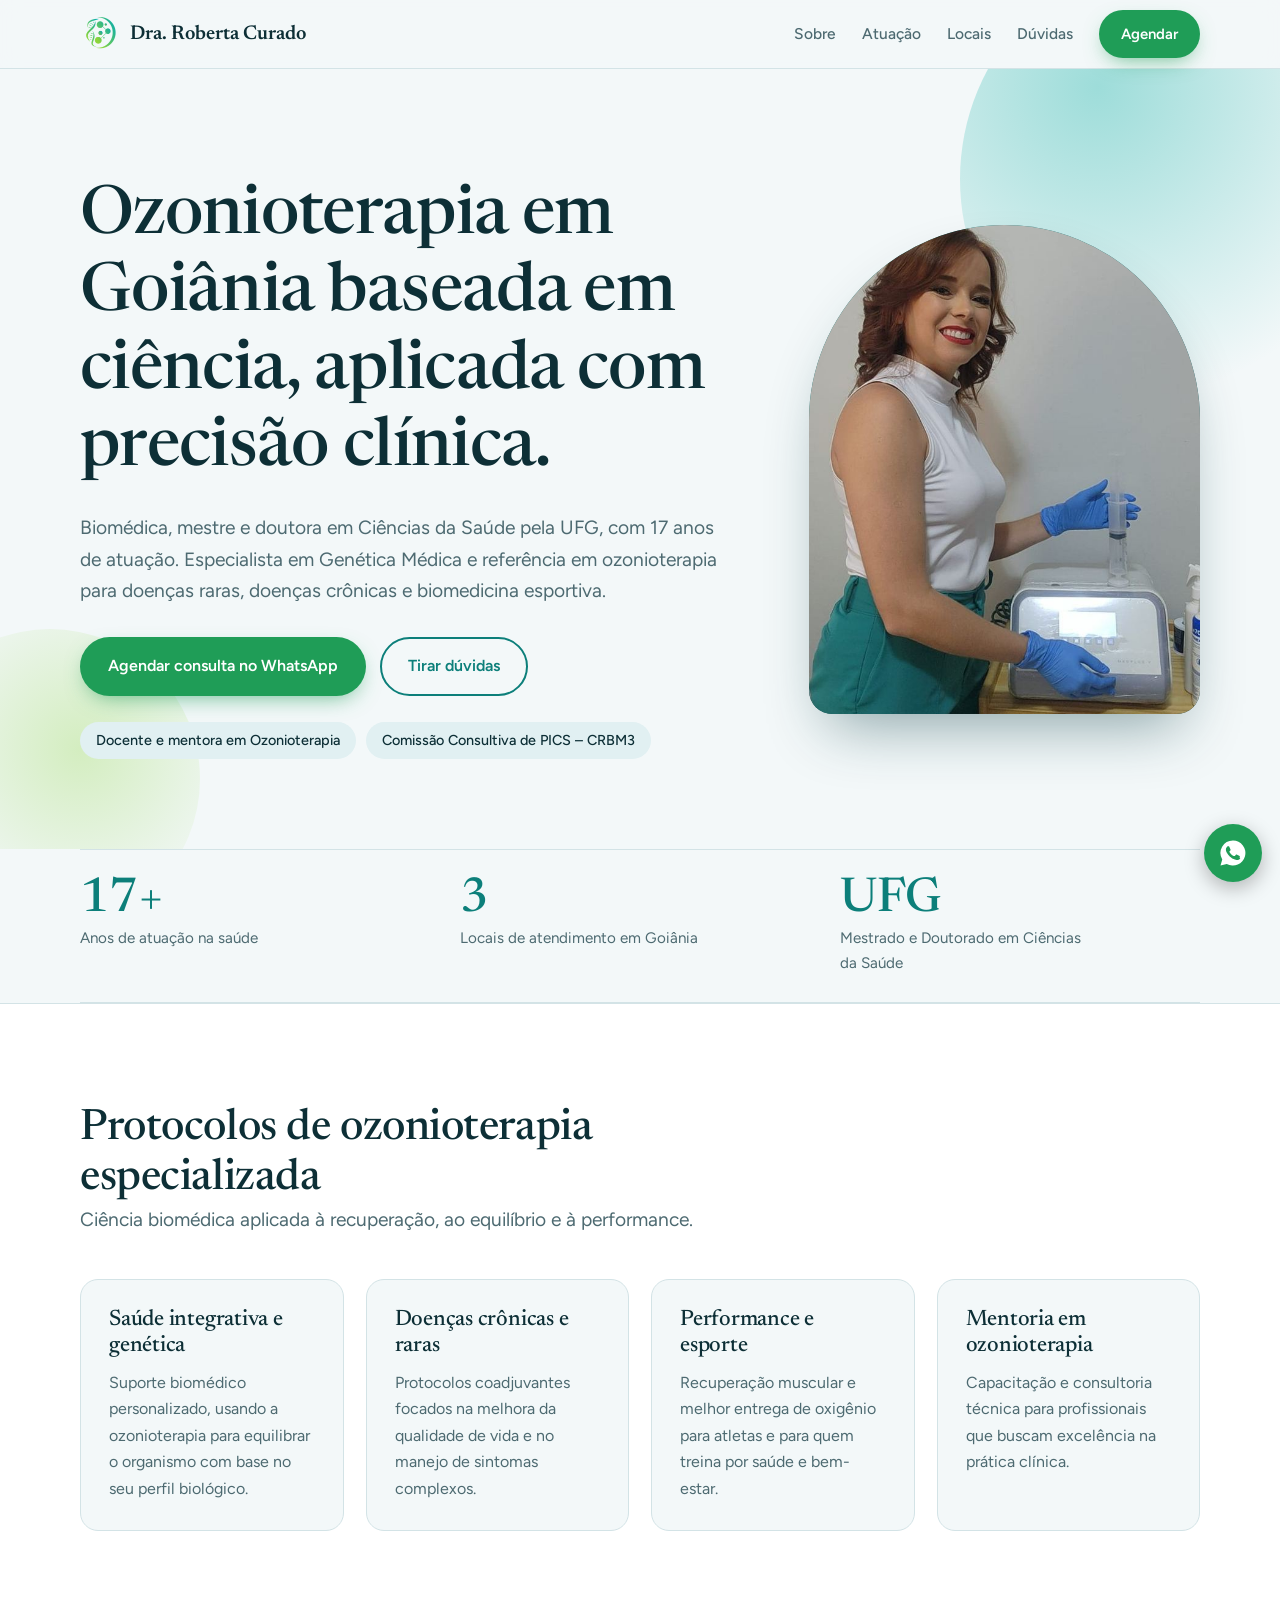
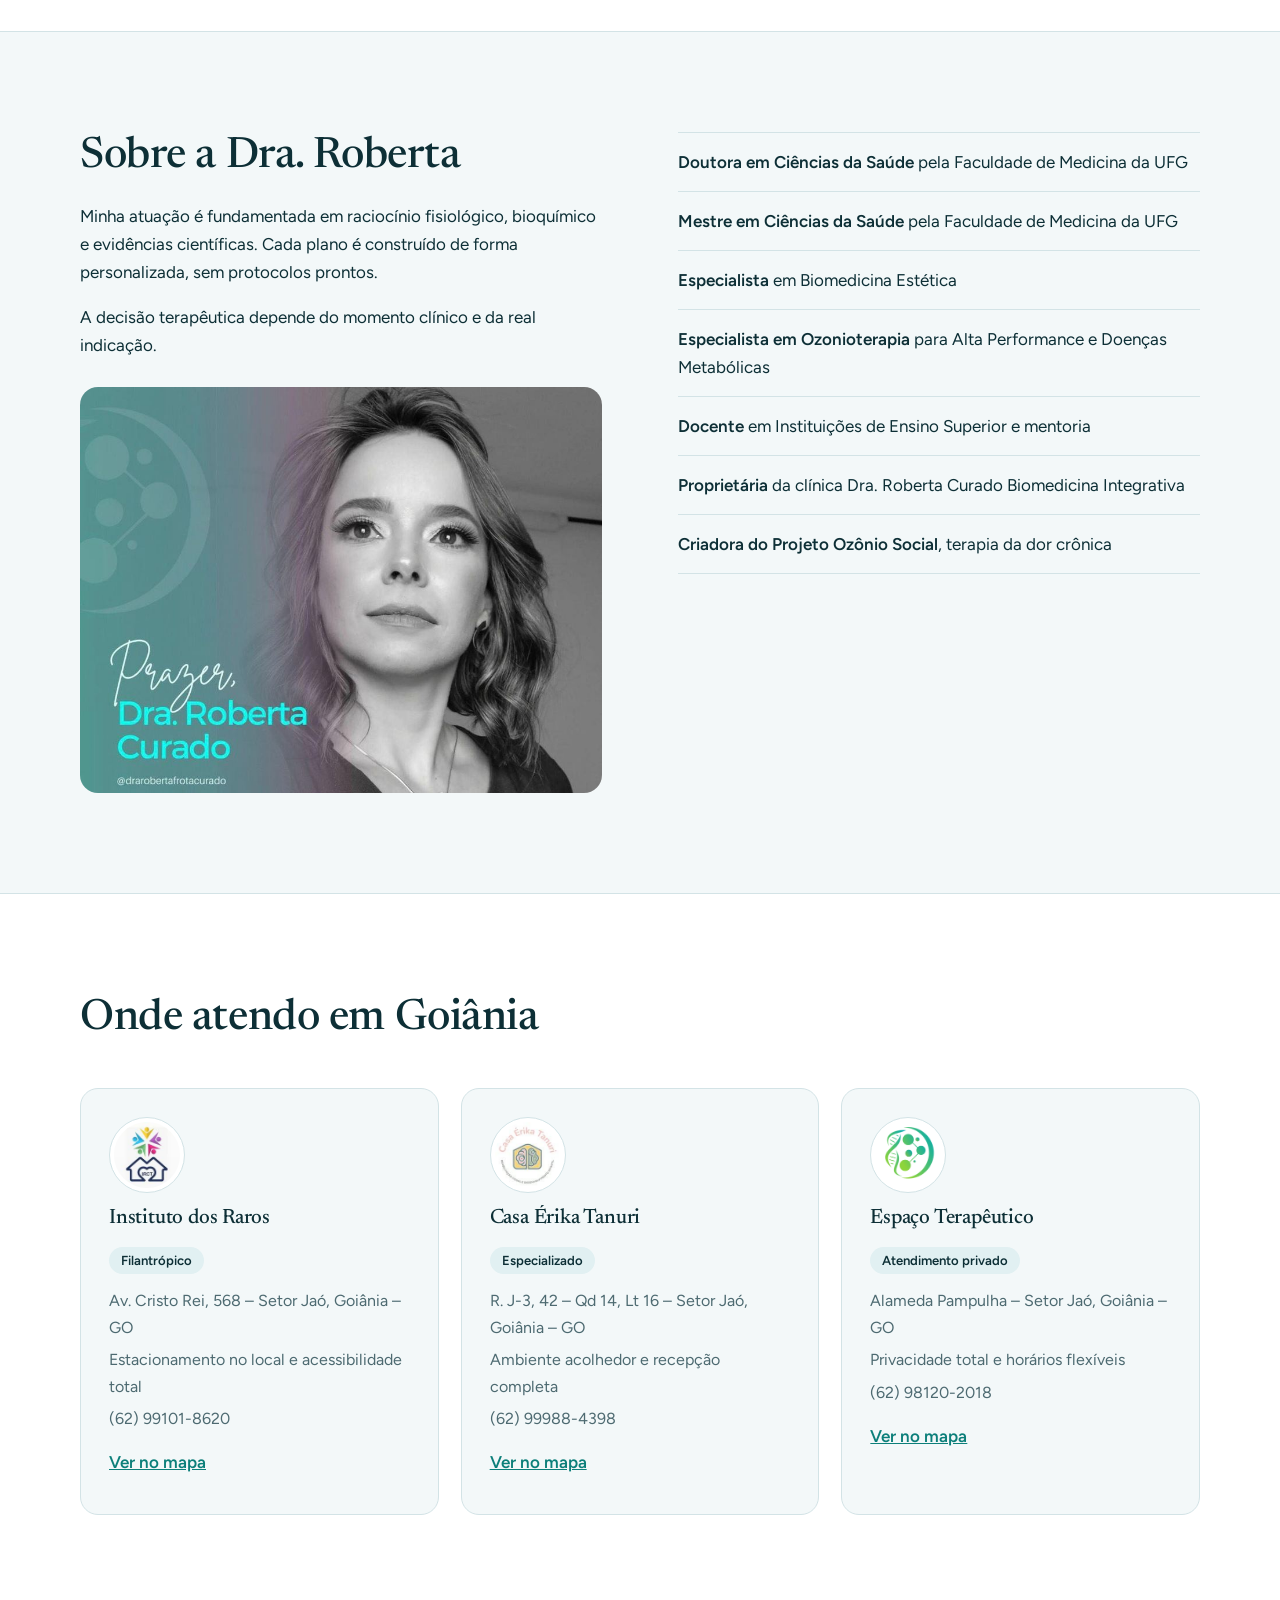
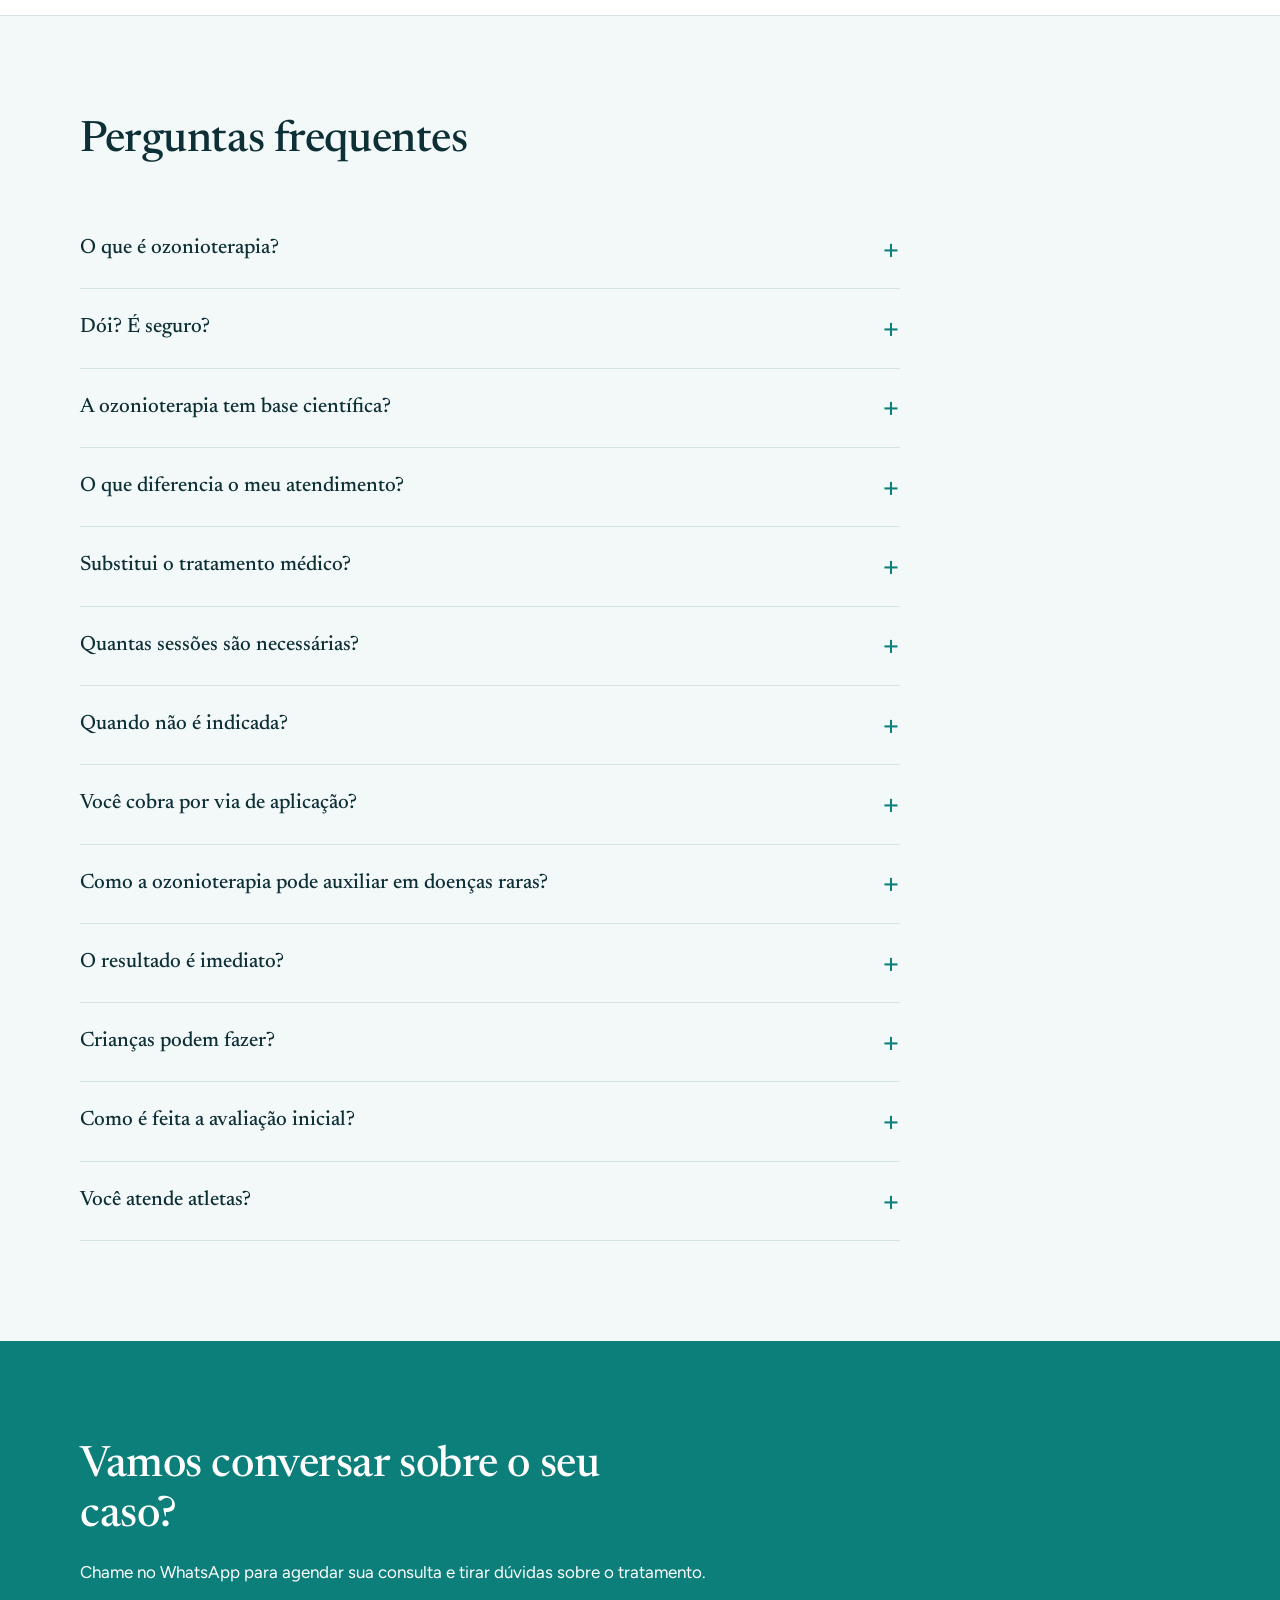
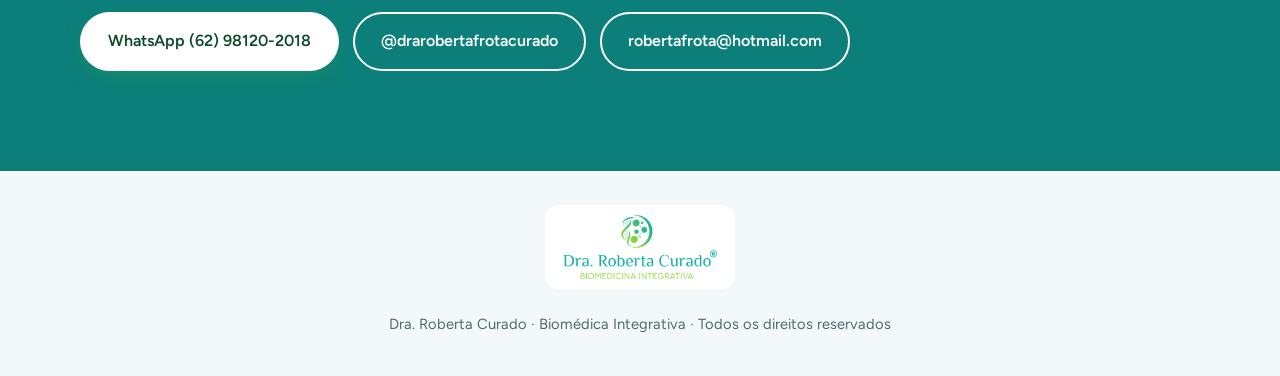
<file: index.html>
<!doctype html>
<html lang="pt-BR">
  <head>
    <meta charset="UTF-8" />
    <meta
      name="viewport"
      content="width=device-width, initial-scale=1, viewport-fit=cover"
    />
    <title>Ozonioterapia em Goiânia | Dra. Roberta Curado</title>
    <meta
      name="description"
      content="Ozonioterapia em Goiânia com a Dra. Roberta Curado, biomédica, mestre e doutora pela UFG. Doenças raras e crônicas, esporte e saúde integrativa. Agende."
    />
    <meta name="robots" content="index, follow, max-image-preview:large" />
    <meta name="theme-color" content="#0c7f7a" />
    <meta name="author" content="Dra. Roberta Curado" />
    <link rel="canonical" href="https://drarobertacurado.com/" />
    <meta property="og:type" content="website" />
    <meta property="og:locale" content="pt_BR" />
    <meta property="og:site_name" content="Dra. Roberta Curado" />
    <meta
      property="og:title"
      content="Ozonioterapia em Goiânia | Dra. Roberta Curado"
    />
    <meta
      property="og:description"
      content="Ozonioterapia baseada em ciência, com precisão clínica. Biomédica, mestre e doutora pela UFG. Agende sua consulta."
    />
    <meta property="og:url" content="https://drarobertacurado.com/" />
    <meta
      property="og:image"
      content="https://drarobertacurado.com/img/img-sobre.jpeg"
    />
    <meta name="twitter:card" content="summary_large_image" />
    <script>
      document.documentElement.classList.add("js");
    </script>
    <script type="application/ld+json">
      {
        "@context": "https://schema.org",
        "@type": "MedicalBusiness",
        "@id": "https://drarobertacurado.com/#negocio",
        "name": "Dra. Roberta Curado Biomedicina Integrativa",
        "description": "Ozonioterapia em Goiânia com biomédica mestre e doutora em Ciências da Saúde pela UFG. Doenças raras, doenças crônicas, esporte e saúde integrativa.",
        "url": "https://drarobertacurado.com/",
        "image": "https://drarobertacurado.com/img/img-sobre.jpeg",
        "logo": "https://drarobertacurado.com/img/LOGO.png",
        "telephone": "+55-62-98120-2018",
        "email": "robertafrota@hotmail.com",
        "areaServed": { "@type": "City", "name": "Goiânia" },
        "address": {
          "@type": "PostalAddress",
          "addressLocality": "Goiânia",
          "addressRegion": "GO",
          "addressCountry": "BR"
        },
        "medicalSpecialty": "Integrative medicine",
        "founder": { "@id": "https://drarobertacurado.com/#roberta" },
        "sameAs": ["https://instagram.com/drarobertafrotacurado"]
      }
    </script>
    <script type="application/ld+json">
      {
        "@context": "https://schema.org",
        "@type": "Person",
        "@id": "https://drarobertacurado.com/#roberta",
        "name": "Roberta Curado",
        "honorificPrefix": "Dra.",
        "jobTitle": "Biomédica, especialista em Ozonioterapia",
        "url": "https://drarobertacurado.com/",
        "image": "https://drarobertacurado.com/img/img-sobre.jpeg",
        "alumniOf": {
          "@type": "CollegeOrUniversity",
          "name": "Universidade Federal de Goiás"
        },
        "knowsAbout": [
          "Ozonioterapia",
          "Genética médica",
          "Biomedicina integrativa",
          "Doenças raras",
          "Biomedicina esportiva"
        ],
        "sameAs": ["https://instagram.com/drarobertafrotacurado"]
      }
    </script>
    <script type="application/ld+json">
      {
        "@context": "https://schema.org",
        "@type": "FAQPage",
        "mainEntity": [
          {
            "@type": "Question",
            "name": "O que é ozonioterapia?",
            "acceptedAnswer": {
              "@type": "Answer",
              "text": "Uma prática integrativa que usa uma mistura de oxigênio e ozônio medicinal para modular processos inflamatórios, estresse oxidativo, imunidade e metabolismo celular. Não trata “a doença”, mas atua na fisiopatologia que sustenta o adoecimento."
            }
          },
          {
            "@type": "Question",
            "name": "Dói? É seguro?",
            "acceptedAnswer": {
              "@type": "Answer",
              "text": "Quando aplicada com técnica adequada e conhecimento fisiológico, é considerada uma prática segura. Pode haver desconforto leve em algumas vias de aplicação, mas a maioria dos pacientes tolera bem."
            }
          },
          {
            "@type": "Question",
            "name": "A ozonioterapia tem base científica?",
            "acceptedAnswer": {
              "@type": "Answer",
              "text": "Sim. É utilizada há décadas na Europa e na América Latina, com aplicações descritas na literatura para modulação inflamatória, dor, lesões músculo-tendíneas e disfunções metabólicas. O mecanismo envolve ativação de vias antioxidantes (como Nrf2), modulação de citocinas inflamatórias e melhora da oxigenação tecidual."
            }
          },
          {
            "@type": "Question",
            "name": "O que diferencia o meu atendimento?",
            "acceptedAnswer": {
              "@type": "Answer",
              "text": "Cada paciente passa por uma avaliação aprofundada: Mecanismos inflamatórios envolvidos Estado oxidativo Função mitocondrial Contexto metabólico e imunológico Integração com tratamentos já em curso A intervenção é individualizada e complementar, respeitando a complexidade de cada organismo."
            }
          },
          {
            "@type": "Question",
            "name": "Substitui o tratamento médico?",
            "acceptedAnswer": {
              "@type": "Answer",
              "text": "Não. É uma ferramenta complementar dentro de uma abordagem multidisciplinar. Trabalho em integração com outros profissionais da saúde, respeitando diagnósticos e condutas estabelecidas."
            }
          },
          {
            "@type": "Question",
            "name": "Quantas sessões são necessárias?",
            "acceptedAnswer": {
              "@type": "Answer",
              "text": "Depende da condição clínica, do tempo de evolução e da resposta individual. Alguns quadros melhoram rápido, outros exigem acompanhamento mais prolongado. A conduta é reavaliada ao longo do processo."
            }
          },
          {
            "@type": "Question",
            "name": "Quando não é indicada?",
            "acceptedAnswer": {
              "@type": "Answer",
              "text": "Instabilidade clínica grave Ausência de diagnóstico claro Expectativa de substituir o tratamento convencional Condições que exigem outra abordagem prioritária Uma avaliação criteriosa é essencial."
            }
          },
          {
            "@type": "Question",
            "name": "Você cobra por via de aplicação?",
            "acceptedAnswer": {
              "@type": "Answer",
              "text": "Não. O valor é referente à consulta e ao planejamento terapêutico individualizado. A escolha das vias faz parte da conduta clínica e não é cobrada separadamente. Quando necessário, associo diferentes vias da ozonioterapia e também fotobiomodulação."
            }
          },
          {
            "@type": "Question",
            "name": "Como a ozonioterapia pode auxiliar em doenças raras?",
            "acceptedAnswer": {
              "@type": "Answer",
              "text": "Em muitas doenças raras observamos inflamação crônica de baixo grau, estresse oxidativo persistente, alterações mitocondriais e disfunções imunológicas. A ozonioterapia pode atuar como moduladora desses processos, dentro de uma estratégia complementar e cuidadosamente planejada."
            }
          },
          {
            "@type": "Question",
            "name": "O resultado é imediato?",
            "acceptedAnswer": {
              "@type": "Answer",
              "text": "Depende da condição clínica e da resposta individual. Em dor ou processos inflamatórios agudos, a melhora pode aparecer já nas primeiras sessões. Em condições crônicas, o processo tende a ser gradual."
            }
          },
          {
            "@type": "Question",
            "name": "Crianças podem fazer?",
            "acceptedAnswer": {
              "@type": "Answer",
              "text": "Sim, desde que haja indicação clínica e avaliação criteriosa. Tenho experiência no atendimento de crianças, inclusive com doenças raras. O protocolo é adaptado à idade, ao peso e ao diagnóstico, e, quando necessário, decidido junto com os outros profissionais envolvidos."
            }
          },
          {
            "@type": "Question",
            "name": "Como é feita a avaliação inicial?",
            "acceptedAnswer": {
              "@type": "Answer",
              "text": "Analiso histórico clínico, exames laboratoriais, diagnóstico, tempo de evolução, sintomas atuais e tratamentos em curso, para compreender a fisiopatologia por trás dos sintomas. Não trabalho com protocolos prontos."
            }
          },
          {
            "@type": "Question",
            "name": "Você atende atletas?",
            "acceptedAnswer": {
              "@type": "Answer",
              "text": "Sim, e não apenas profissionais. Atendo desde atletas de alto rendimento até quem treina por saúde, bem-estar ou superação pessoal, com foco em performance segura, recuperação adequada e prevenção de lesões."
            }
          }
        ]
      }
    </script>
    <link rel="preconnect" href="https://fonts.googleapis.com" />
    <link rel="preconnect" href="https://fonts.gstatic.com" crossorigin />
    <link
      rel="icon"
      href="[data-uri]"
    />
    <link
      href="https://fonts.googleapis.com/css2?family=Newsreader:opsz,wght@6..72,400;6..72,500;6..72,600&family=Figtree:wght@400;500;600&display=swap"
      rel="stylesheet"
    />
    <style>
      :root {
        --bg: #f3f8f9;
        --surface: #ffffff;
        --ink: #0d2f36;
        --muted: #4d6a71;
        --line: #d3e3e6;
        --brand: #0c7f7a;
        --brand-ink: #ffffff;
        --accent: #12b0a6;
        --soft: #e1f0f2;
        --wa: #1f9d57;
        --serif: "Newsreader", Georgia, "Times New Roman", serif;
        --sans:
          "Figtree", system-ui, -apple-system, "Segoe UI", Roboto, sans-serif;
        color-scheme: light;
        box-sizing: border-box;
        padding-top: env(safe-area-inset-top, 0px);
        padding-bottom: env(safe-area-inset-bottom, 0px);
      }
      @media (prefers-color-scheme: dark) {
        :root:not([data-theme="light"]) {
          --bg: #0a1d22;
          --surface: #10292f;
          --ink: #e6f2f4;
          --muted: #9bb6bc;
          --line: #1e4048;
          --brand: #4fd1c5;
          --brand-ink: #06232a;
          --accent: #12b0a6;
          --soft: #12333a;
          color-scheme: dark;
        }
      }
      :root[data-theme="dark"] {
        --bg: #0a1d22;
        --surface: #10292f;
        --ink: #e6f2f4;
        --muted: #9bb6bc;
        --line: #1e4048;
        --brand: #4fd1c5;
        --brand-ink: #06232a;
        --accent: #12b0a6;
        --soft: #12333a;
        color-scheme: dark;
      }
      *,
      *::before,
      *::after {
        box-sizing: inherit;
      }
      html {
        height: 100%;
        scroll-behavior: smooth;
        scroll-padding-top: calc(env(safe-area-inset-top, 0px) + 76px);
      }
      body {
        margin: 0;
        background: var(--bg);
        color: var(--ink);
        font: 400 1.0625rem/1.65 var(--sans);
        -webkit-font-smoothing: antialiased;
      }
      body::before {
        content: "";
        position: fixed;
        inset: 0 0 auto;
        height: env(safe-area-inset-top, 0px);
        background: var(--bg);
        z-index: 30;
      }
      img,
      svg {
        max-width: 100%;
      }
      a {
        color: inherit;
      }
      :focus-visible {
        outline: 3px solid var(--accent);
        outline-offset: 3px;
        border-radius: 6px;
      }
      .wrap {
        width: min(1120px, 100% - 40px);
        margin-inline: auto;
      }
      h1,
      h2,
      h3 {
        font-family: var(--serif);
        font-weight: 500;
        line-height: 1.15;
        margin: 0;
        letter-spacing: -0.01em;
      }
      h2 {
        font-size: clamp(1.9rem, 4vw, 2.7rem);
        max-width: 20ch;
      }
      p {
        margin: 0 0 1em;
        max-width: 62ch;
      }

      /* header */
      header {
        position: sticky;
        top: env(safe-area-inset-top, 0px);
        z-index: 40;
        background: color-mix(in srgb, var(--bg) 88%, transparent);
        backdrop-filter: blur(10px);
        border-bottom: 1px solid var(--line);
      }
      .bar {
        display: flex;
        align-items: center;
        justify-content: space-between;
        gap: 16px;
        min-height: 68px;
      }
      .brand {
        font-family: var(--serif);
        font-size: 1.25rem;
        font-weight: 600;
        text-decoration: none;
        display: flex;
        align-items: center;
        gap: 10px;
      }
      .brand img {
        width: 40px;
        height: 40px;
        object-fit: contain;
      }
      .brand i {
        width: 34px;
        height: 34px;
        border-radius: 50%;
        background: var(--brand);
        color: var(--brand-ink);
        display: grid;
        place-items: center;
        font: 600 0.8rem var(--sans);
        font-style: normal;
      }
      nav {
        display: flex;
        gap: 26px;
        align-items: center;
      }
      nav a {
        text-decoration: none;
        font-weight: 500;
        font-size: 0.97rem;
        color: var(--muted);
      }
      nav a:hover {
        color: var(--ink);
      }
      .btn {
        display: inline-flex;
        align-items: center;
        justify-content: center;
        gap: 10px;
        padding: 14px 26px;
        border-radius: 999px;
        font-weight: 600;
        text-decoration: none;
        border: 2px solid transparent;
        transition:
          transform 0.15s,
          background 0.15s;
        cursor: pointer;
        font-family: var(--sans);
        font-size: 1rem;
      }
      .btn:hover {
        transform: translateY(-2px);
      }
      .btn-wa {
        background: var(--wa);
        color: #fff;
      }
      .btn-line {
        border-color: var(--brand);
        color: var(--brand);
      }
      .btn-sm {
        padding: 10px 20px;
        font-size: 0.93rem;
      }

      /* hero */
      .hero {
        padding: clamp(48px, 9vw, 110px) 0 clamp(48px, 8vw, 90px);
      }
      .hero .wrap {
        display: grid;
        grid-template-columns: 1.25fr 0.75fr;
        gap: clamp(32px, 6vw, 80px);
        align-items: center;
      }
      .hero h1 {
        font-size: clamp(2.3rem, 5.6vw, 4.2rem);
        margin-bottom: 24px;
      }
      .lead {
        font-size: 1.2rem;
        color: var(--muted);
      }
      .actions {
        display: flex;
        flex-wrap: wrap;
        gap: 14px;
        margin-top: 30px;
      }
      .creds {
        display: flex;
        flex-wrap: wrap;
        gap: 10px;
        margin: 26px 0 0;
        padding: 0;
        list-style: none;
      }
      .creds li {
        background: var(--soft);
        border-radius: 999px;
        padding: 7px 16px;
        font-size: 0.9rem;
        font-weight: 500;
      }
      .portrait {
        position: relative;
        aspect-ratio: 4/5;
        border-radius: 200px 200px 24px 24px;
        background: linear-gradient(160deg, var(--brand), #0a3a42);
        overflow: hidden;
        display: grid;
        place-items: center;
        color: var(--brand-ink);
      }
      .portrait img {
        position: absolute;
        inset: 0;
        width: 100%;
        height: 100%;
        object-fit: cover;
        object-position: 50% 18%;
      }
      .portrait svg {
        position: absolute;
        inset: 0;
        width: 100%;
        height: 100%;
      }
      .portrait span {
        position: relative;
        font: 500 clamp(4rem, 10vw, 7rem)/1 var(--serif);
        color: #fff;
        opacity: 0.95;
      }
      .portrait small {
        position: absolute;
        bottom: 18px;
        left: 0;
        right: 0;
        text-align: center;
        color: #d9f1f4;
        font-size: 0.8rem;
        opacity: 0.8;
      }
      @media (max-width: 820px) {
        .hero .wrap {
          grid-template-columns: 1fr;
        }
        .portrait {
          max-width: 340px;
          order: -1;
        }
      }
      @media (prefers-reduced-motion: no-preference) {
        .bubble {
          animation: rise 9s ease-in infinite;
        }
        .bubble:nth-child(2) {
          animation-delay: -3s;
          animation-duration: 11s;
        }
        .bubble:nth-child(3) {
          animation-delay: -6s;
          animation-duration: 8s;
        }
        .bubble:nth-child(4) {
          animation-delay: -2s;
          animation-duration: 12s;
        }
        @keyframes rise {
          from {
            transform: translateY(40px);
            opacity: 0;
          }
          15% {
            opacity: 0.5;
          }
          to {
            transform: translateY(-520px);
            opacity: 0;
          }
        }
      }

      .foto-sobre {
        width: 100%;
        border-radius: 18px;
        margin-top: 28px;
        display: block;
      }
      .logo-local {
        width: 76px;
        height: 76px;
        border-radius: 50%;
        object-fit: contain;
        background: #fff;
        border: 1px solid var(--line);
        padding: 4px;
        margin-bottom: 14px;
        display: block;
      }
      .marca-rodape {
        height: 84px;
        background: #fff;
        border-radius: 14px;
        padding: 10px 18px;
        margin-bottom: 16px;
      }
      /* sections */
      section {
        padding: clamp(56px, 8vw, 100px) 0;
      }
      .alt {
        background: var(--surface);
        border-block: 1px solid var(--line);
      }
      .head {
        margin-bottom: 44px;
      }
      .grid {
        display: grid;
        gap: 22px;
        grid-template-columns: repeat(auto-fit, minmax(240px, 1fr));
      }
      .card {
        background: var(--surface);
        border: 1px solid var(--line);
        border-radius: 18px;
        padding: 28px;
      }
      .alt .card {
        background: var(--bg);
      }
      .card h3 {
        font-size: 1.4rem;
        margin-bottom: 10px;
      }
      .card p {
        color: var(--muted);
        margin: 0;
        font-size: 1rem;
      }
      .card.local h3 {
        font-size: 1.3rem;
      }
      .tag {
        display: inline-block;
        background: var(--soft);
        padding: 3px 12px;
        border-radius: 999px;
        font-size: 0.82rem;
        font-weight: 600;
        margin: 6px 0 14px;
      }
      .card.local p {
        margin-bottom: 6px;
      }
      .card.local a.link {
        font-weight: 600;
        color: var(--brand);
      }

      /* sobre */
      .sobre {
        display: grid;
        grid-template-columns: 1fr 1fr;
        gap: clamp(30px, 6vw, 80px);
        align-items: start;
      }
      .sobre ul {
        list-style: none;
        margin: 0;
        padding: 0;
      }
      .sobre li {
        padding: 15px 0;
        border-bottom: 1px solid var(--line);
      }
      .sobre li:first-child {
        border-top: 1px solid var(--line);
      }
      .sobre li strong {
        font-weight: 600;
      }
      @media (max-width: 820px) {
        .sobre {
          grid-template-columns: 1fr;
        }
      }

      /* faq */
      .faq {
        max-width: 820px;
      }
      details {
        border-bottom: 1px solid var(--line);
      }
      summary {
        cursor: pointer;
        list-style: none;
        display: flex;
        justify-content: space-between;
        align-items: center;
        gap: 20px;
        padding: 22px 0;
        font-family: var(--serif);
        font-size: 1.3rem;
        font-weight: 500;
      }
      summary::-webkit-details-marker {
        display: none;
      }
      summary::after {
        content: "+";
        font: 400 1.8rem/1 var(--sans);
        color: var(--brand);
        transition: transform 0.2s;
      }
      details[open] summary::after {
        transform: rotate(45deg);
      }
      details > div {
        padding: 0 0 22px;
        color: var(--muted);
      }
      details > div p:last-child {
        margin-bottom: 0;
      }
      details ul {
        margin: 0 0 1em;
        padding-left: 1.2em;
      }

      /* contato */
      .cta {
        background: var(--brand);
        color: var(--brand-ink);
        border: 0;
      }
      .cta h2 {
        max-width: 22ch;
      }
      .cta p {
        color: inherit;
        opacity: 0.9;
      }
      .cta .btn-wa {
        background: #fff;
        color: #0d4a2b;
      }
      .cta .btn-line {
        border-color: currentColor;
        color: inherit;
      }
      .contatos {
        display: flex;
        flex-wrap: wrap;
        gap: 14px;
        margin-top: 26px;
      }
      footer {
        padding: 34px 0 40px;
        font-size: 0.92rem;
        color: var(--muted);
        text-align: center;
      }
      .fab {
        position: fixed;
        right: max(18px, env(safe-area-inset-right, 0px));
        bottom: calc(18px + env(safe-area-inset-bottom, 0px));
        z-index: 50;
        width: 58px;
        height: 58px;
        border-radius: 50%;
        background: var(--wa);
        display: grid;
        place-items: center;
        box-shadow: 0 6px 20px rgba(0, 0, 0, 0.28);
      }
      .fab svg {
        width: 30px;
        height: 30px;
        fill: #fff;
      }

      .skip {
        position: absolute;
        left: -999px;
        top: 8px;
        background: var(--brand);
        color: var(--brand-ink);
        padding: 10px 16px;
        border-radius: 8px;
        z-index: 100;
      }
      .skip:focus {
        left: 12px;
      }
      .menu-btn {
        display: none;
        width: 48px;
        height: 48px;
        border: 0;
        background: transparent;
        cursor: pointer;
        flex-direction: column;
        justify-content: center;
        align-items: center;
        gap: 6px;
        border-radius: 12px;
      }
      .menu-btn span {
        width: 24px;
        height: 2px;
        background: var(--ink);
        border-radius: 2px;
        transition:
          transform 0.25s,
          opacity 0.2s;
      }
      .menu-btn[aria-expanded="true"] span:nth-child(1) {
        transform: translateY(8px) rotate(45deg);
      }
      .menu-btn[aria-expanded="true"] span:nth-child(2) {
        opacity: 0;
      }
      .menu-btn[aria-expanded="true"] span:nth-child(3) {
        transform: translateY(-8px) rotate(-45deg);
      }
      header {
        transition: box-shadow 0.25s;
      }
      header.scrolled {
        box-shadow: 0 6px 24px rgba(8, 40, 46, 0.12);
      }
      .progress {
        position: absolute;
        left: 0;
        bottom: -1px;
        height: 3px;
        width: 100%;
        background: linear-gradient(90deg, #12b0a6, #8ad43a);
        transform-origin: left;
        transform: scaleX(0);
      }
      .hero {
        position: relative;
        overflow: hidden;
      }
      .hero .wrap {
        position: relative;
        z-index: 1;
      }
      .hero::before,
      .hero::after {
        content: "";
        position: absolute;
        border-radius: 50%;
        pointer-events: none;
        animation: flutua 9s ease-in-out infinite;
      }
      .hero::before {
        width: 460px;
        height: 460px;
        right: -140px;
        top: -120px;
        background: radial-gradient(
          circle at 30% 30%,
          color-mix(in srgb, var(--accent) 38%, transparent),
          transparent 70%
        );
      }
      .hero::after {
        width: 300px;
        height: 300px;
        left: -100px;
        bottom: -80px;
        background: radial-gradient(
          circle at 60% 40%,
          color-mix(in srgb, #8ad43a 30%, transparent),
          transparent 70%
        );
        animation-delay: -4s;
      }
      .portrait {
        box-shadow: 0 30px 60px -20px rgba(8, 60, 66, 0.45);
      }
      .btn-wa {
        box-shadow: 0 8px 22px -8px rgba(31, 157, 87, 0.7);
      }
      .stats {
        padding: 0;
      }
      .stats ul {
        list-style: none;
        margin: 0;
        padding: 26px 0;
        display: grid;
        grid-template-columns: repeat(3, 1fr);
        gap: 20px;
        border-block: 1px solid var(--line);
      }
      .stats li {
        display: flex;
        flex-direction: column;
        gap: 2px;
      }
      .stats b {
        font: 500 clamp(2rem, 4.5vw, 3rem)/1 var(--serif);
        color: var(--brand);
      }
      .stats span {
        font-size: 0.95rem;
        color: var(--muted);
        max-width: 26ch;
      }
      .card {
        transition:
          translate 0.25s ease,
          box-shadow 0.25s ease,
          border-color 0.25s;
      }
      .card:hover {
        translate: 0 -5px;
        box-shadow: 0 18px 36px -18px rgba(8, 60, 66, 0.35);
        border-color: var(--accent);
      }
      .card.local a.link {
        display: inline-block;
        padding: 10px 0;
      }
      .foto-sobre {
        transition: transform 0.6s ease;
      }
      .foto-sobre:hover {
        transform: scale(1.02);
      }
      details[open] > div {
        animation: abre 0.35s ease;
      }
      @keyframes abre {
        from {
          opacity: 0;
          transform: translateY(-6px);
        }
        to {
          opacity: 1;
          transform: none;
        }
      }
      @keyframes flutua {
        0%,
        100% {
          translate: 0 0;
        }
        50% {
          translate: 0 -18px;
        }
      }
      .portrait {
        animation: flutua 8s ease-in-out infinite;
      }
      .js .reveal {
        opacity: 0;
        transform: translateY(24px);
        transition:
          opacity 0.7s ease var(--d, 0s),
          transform 0.7s ease var(--d, 0s),
          translate 0.25s ease,
          box-shadow 0.25s ease,
          border-color 0.25s;
      }
      .js .reveal.in {
        opacity: 1;
        transform: none;
      }
      @media (prefers-reduced-motion: reduce) {
        .js .reveal {
          opacity: 1;
          transform: none;
          transition: none;
        }
        .hero::before,
        .hero::after,
        .portrait {
          animation: none;
        }
        html {
          scroll-behavior: auto;
        }
      }
      @media (max-width: 820px) {
        .menu-btn {
          display: flex;
        }
        nav {
          display: none;
          position: absolute;
          top: 100%;
          left: 0;
          right: 0;
          flex-direction: column;
          align-items: stretch;
          gap: 0;
          background: var(--bg);
          padding: 8px 20px 18px;
          border-bottom: 1px solid var(--line);
          box-shadow: 0 18px 30px -18px rgba(8, 40, 46, 0.3);
        }
        nav.open {
          display: flex;
        }
        nav a:not(.btn) {
          display: flex;
          align-items: center;
          min-height: 52px;
          font-size: 1.1rem;
          border-bottom: 1px solid var(--line);
        }
        nav .btn {
          display: none;
        }
        .hero {
          padding-top: 28px;
        }
        .portrait {
          max-width: 300px;
          margin-inline: auto;
        }
        .lead {
          font-size: 1.08rem;
        }
        .stats ul {
          grid-template-columns: 1fr;
          gap: 16px;
          padding: 22px 0;
        }
        .stats li {
          flex-direction: row;
          align-items: center;
          gap: 16px;
        }
        .stats b {
          min-width: 78px;
        }
        summary {
          min-height: 56px;
          font-size: 1.15rem;
        }
        .contatos .btn {
          width: 100%;
        }
      }
      @media (max-width: 560px) {
        .wrap {
          width: calc(100% - 32px);
        }
        .actions .btn {
          width: 100%;
        }
        section {
          padding: 52px 0;
        }
        .creds li {
          font-size: 0.85rem;
        }
      }
    </style>
  </head>
  <body>
    <a class="skip" href="#inicio">Pular para o conteúdo</a>
    <header>
      <div class="wrap bar">
        <a href="#inicio" class="brand"
          ><img
            src="[data-uri]"
            alt=""
          />Dra. Roberta Curado</a
        >
        <button
          class="menu-btn"
          type="button"
          aria-label="Abrir menu"
          aria-expanded="false"
          aria-controls="menu"
        >
          <span></span><span></span><span></span>
        </button>
        <nav id="menu" aria-label="Principal">
          <a href="#sobre">Sobre</a>
          <a href="#atuacao">Atuação</a>
          <a href="#locais">Locais</a>
          <a href="#duvidas">Dúvidas</a>
          <a
            class="btn btn-wa btn-sm"
            href="https://wa.me/5562981202018"
            target="_blank"
            rel="noopener"
            >Agendar</a
          >
        </nav>
      </div>
      <div class="progress"></div>
    </header>

    <main id="inicio">
      <div class="hero">
        <div class="wrap">
          <div>
            <h1>
              Ozonioterapia em Goiânia baseada em ciência, aplicada com precisão
              clínica.
            </h1>
            <p class="lead">
              Biomédica, mestre e doutora em Ciências da Saúde pela UFG, com 17
              anos de atuação. Especialista em Genética Médica e referência em
              ozonioterapia para doenças raras, doenças crônicas e biomedicina
              esportiva.
            </p>
            <div class="actions">
              <a
                class="btn btn-wa"
                href="https://wa.me/5562981202018"
                target="_blank"
                rel="noopener"
                >Agendar consulta no WhatsApp</a
              >
              <a class="btn btn-line" href="#duvidas">Tirar dúvidas</a>
            </div>
            <ul class="creds">
              <li>Docente e mentora em Ozonioterapia</li>
              <li>Comissão Consultiva de PICS – CRBM3</li>
            </ul>
          </div>
          <div class="portrait">
            <img
              src="[data-uri]"
              alt="Dra. Roberta Curado em atendimento"
              width="640"
              height="1130"
            />
          </div>
        </div>
      </div>

      <section class="stats" aria-label="Destaques">
        <div class="wrap">
          <ul>
            <li>
              <b data-n="17" data-s="+">17+</b
              ><span>Anos de atuação na saúde</span>
            </li>
            <li>
              <b data-n="3">3</b><span>Locais de atendimento em Goiânia</span>
            </li>
            <li>
              <b>UFG</b><span>Mestrado e Doutorado em Ciências da Saúde</span>
            </li>
          </ul>
        </div>
      </section>

      <section id="atuacao" class="alt">
        <div class="wrap">
          <div class="head">
            <h2>Protocolos de ozonioterapia especializada</h2>
            <p class="lead">
              Ciência biomédica aplicada à recuperação, ao equilíbrio e à
              performance.
            </p>
          </div>
          <div class="grid">
            <div class="card">
              <h3>Saúde integrativa e genética</h3>
              <p>
                Suporte biomédico personalizado, usando a ozonioterapia para
                equilibrar o organismo com base no seu perfil biológico.
              </p>
            </div>
            <div class="card">
              <h3>Doenças crônicas e raras</h3>
              <p>
                Protocolos coadjuvantes focados na melhora da qualidade de vida
                e no manejo de sintomas complexos.
              </p>
            </div>
            <div class="card">
              <h3>Performance e esporte</h3>
              <p>
                Recuperação muscular e melhor entrega de oxigênio para atletas e
                para quem treina por saúde e bem-estar.
              </p>
            </div>
            <div class="card">
              <h3>Mentoria em ozonioterapia</h3>
              <p>
                Capacitação e consultoria técnica para profissionais que buscam
                excelência na prática clínica.
              </p>
            </div>
          </div>
        </div>
      </section>

      <section id="sobre">
        <div class="wrap sobre">
          <div>
            <h2>Sobre a Dra. Roberta</h2>
            <p style="margin-top: 20px">
              Minha atuação é fundamentada em raciocínio fisiológico, bioquímico
              e evidências científicas. Cada plano é construído de forma
              personalizada, sem protocolos prontos.
            </p>
            <p>
              A decisão
              terapêutica depende do momento clínico e da real indicação.
            </p>
            <img
              class="foto-sobre"
              src="[data-uri]"
              alt="Dra. Roberta Curado"
              loading="lazy"
            />
          </div>
          <ul>
            <li>
              <strong>Doutora em Ciências da Saúde</strong> pela Faculdade de
              Medicina da UFG
            </li>
            <li>
              <strong>Mestre em Ciências da Saúde</strong> pela Faculdade de
              Medicina da UFG
            </li>
            <li><strong>Especialista</strong> em Biomedicina Estética</li>
            <li>
              <strong>Especialista em Ozonioterapia</strong> para Alta
              Performance e Doenças Metabólicas
            </li>
            <li>
              <strong>Docente</strong> em Instituições de Ensino Superior e
              mentoria
            </li>
            <li>
              <strong>Proprietária</strong> da clínica Dra. Roberta Curado
              Biomedicina Integrativa
            </li>
            <li>
              <strong>Criadora do Projeto Ozônio Social</strong>, terapia da dor
              crônica
            </li>
          </ul>
        </div>
      </section>

      <section id="locais" class="alt">
        <div class="wrap">
          <div class="head"><h2>Onde atendo em Goiânia</h2></div>
          <div class="grid">
            <div class="card local">
              <img
                class="logo-local"
                src="[data-uri]"
                alt="Logo Instituto dos Raros"
              />
              <h3>Instituto dos Raros</h3>
              <span class="tag">Filantrópico</span>
              <p>Av. Cristo Rei, 568 – Setor Jaó, Goiânia – GO</p>
              <p>Estacionamento no local e acessibilidade total</p>
              <p>(62) 99101-8620</p>
              <a
                class="link"
                href="https://maps.app.goo.gl/Vz6rKmxWL5hmRY9F7"
                target="_blank"
                rel="noopener"
                >Ver no mapa</a
              >
            </div>
            <div class="card local">
              <img
                class="logo-local"
                src="[data-uri]"
                alt="Logo Casa Érika Tanuri"
              />
              <h3>Casa Érika Tanuri</h3>
              <span class="tag">Especializado</span>
              <p>R. J-3, 42 – Qd 14, Lt 16 – Setor Jaó, Goiânia – GO</p>
              <p>Ambiente acolhedor e recepção completa</p>
              <p>(62) 99988-4398</p>
              <a
                class="link"
                href="https://maps.app.goo.gl/YMzAjDu8RKY2Az9q8"
                target="_blank"
                rel="noopener"
                >Ver no mapa</a
              >
            </div>
            <div class="card local">
              <img
                class="logo-local"
                src="[data-uri]"
                alt="Logo Espaço Terapêutico"
              />
              <h3>Espaço Terapêutico</h3>
              <span class="tag">Atendimento privado</span>
              <p>Alameda Pampulha – Setor Jaó, Goiânia – GO</p>
              <p>Privacidade total e horários flexíveis</p>
              <p>(62) 98120-2018</p>
              <a
                class="link"
                href="https://maps.app.goo.gl/HpUFHvpDSjSiK3R58"
                target="_blank"
                rel="noopener"
                >Ver no mapa</a
              >
            </div>
          </div>
        </div>
      </section>

      <section id="duvidas">
        <div class="wrap">
          <div class="head"><h2>Perguntas frequentes</h2></div>
          <div class="faq">
            <details>
              <summary>O que é ozonioterapia?</summary>
              <div>
                <p>
                  Uma prática integrativa que usa uma mistura de oxigênio e
                  ozônio medicinal para modular processos inflamatórios,
                  estresse oxidativo, imunidade e metabolismo celular. Não trata
                  “a doença”, mas atua na fisiopatologia que sustenta o
                  adoecimento.
                </p>
              </div>
            </details>
            <details>
              <summary>Dói? É seguro?</summary>
              <div>
                <p>
                  Quando aplicada com técnica adequada e conhecimento
                  fisiológico, é considerada uma prática segura. Pode haver
                  desconforto leve em algumas vias de aplicação, mas a maioria
                  dos pacientes tolera bem.
                </p>
              </div>
            </details>
            <details>
              <summary>A ozonioterapia tem base científica?</summary>
              <div>
                <p>
                  Sim. É utilizada há décadas na Europa e na América Latina, com
                  aplicações descritas na literatura para modulação
                  inflamatória, dor, lesões músculo-tendíneas e disfunções
                  metabólicas. O mecanismo envolve ativação de vias
                  antioxidantes (como Nrf2), modulação de citocinas
                  inflamatórias e melhora da oxigenação tecidual.
                </p>
              </div>
            </details>
            <details>
              <summary>O que diferencia o meu atendimento?</summary>
              <div>
                <p>Cada paciente passa por uma avaliação aprofundada:</p>
                <ul>
                  <li>Mecanismos inflamatórios envolvidos</li>
                  <li>Estado oxidativo</li>
                  <li>Função mitocondrial</li>
                  <li>Contexto metabólico e imunológico</li>
                  <li>Integração com tratamentos já em curso</li>
                </ul>
                <p>
                  A intervenção é individualizada e complementar, respeitando a
                  complexidade de cada organismo.
                </p>
              </div>
            </details>
            <details>
              <summary>Substitui o tratamento médico?</summary>
              <div>
                <p>
                  Não. É uma ferramenta complementar dentro de uma abordagem
                  multidisciplinar. Trabalho em integração com outros
                  profissionais da saúde, respeitando diagnósticos e condutas
                  estabelecidas.
                </p>
              </div>
            </details>
            <details>
              <summary>Quantas sessões são necessárias?</summary>
              <div>
                <p>
                  Depende da condição clínica, do tempo de evolução e da
                  resposta individual. Alguns quadros melhoram rápido, outros
                  exigem acompanhamento mais prolongado. A conduta é reavaliada
                  ao longo do processo.
                </p>
              </div>
            </details>
            <details>
              <summary>Quando não é indicada?</summary>
              <div>
                <ul>
                  <li>Instabilidade clínica grave</li>
                  <li>Ausência de diagnóstico claro</li>
                  <li>Expectativa de substituir o tratamento convencional</li>
                  <li>Condições que exigem outra abordagem prioritária</li>
                </ul>
                <p>Uma avaliação criteriosa é essencial.</p>
              </div>
            </details>
            <details>
              <summary>Você cobra por via de aplicação?</summary>
              <div>
                <p>
                  Não. O valor é referente à consulta e ao planejamento
                  terapêutico individualizado. A escolha das vias faz parte da
                  conduta clínica e não é cobrada separadamente. Quando
                  necessário, associo diferentes vias da ozonioterapia e também
                  fotobiomodulação.
                </p>
              </div>
            </details>
            <details>
              <summary>
                Como a ozonioterapia pode auxiliar em doenças raras?
              </summary>
              <div>
                <p>
                  Em muitas doenças raras observamos inflamação crônica de baixo
                  grau, estresse oxidativo persistente, alterações mitocondriais
                  e disfunções imunológicas. A ozonioterapia pode atuar como
                  moduladora desses processos, dentro de uma estratégia
                  complementar e cuidadosamente planejada.
                </p>
              </div>
            </details>
            <details>
              <summary>O resultado é imediato?</summary>
              <div>
                <p>
                  Depende da condição clínica e da resposta individual. Em dor
                  ou processos inflamatórios agudos, a melhora pode aparecer já
                  nas primeiras sessões. Em condições crônicas, o processo tende
                  a ser gradual.
                </p>
              </div>
            </details>
            <details>
              <summary>Crianças podem fazer?</summary>
              <div>
                <p>
                  Sim, desde que haja indicação clínica e avaliação criteriosa.
                  Tenho experiência no atendimento de crianças, inclusive com
                  doenças raras. O protocolo é adaptado à idade, ao peso e ao
                  diagnóstico, e, quando necessário, decidido junto com os
                  outros profissionais envolvidos.
                </p>
              </div>
            </details>
            <details>
              <summary>Como é feita a avaliação inicial?</summary>
              <div>
                <p>
                  Analiso histórico clínico, exames laboratoriais, diagnóstico,
                  tempo de evolução, sintomas atuais e tratamentos em curso,
                  para compreender a fisiopatologia por trás dos sintomas. Não
                  trabalho com protocolos prontos.
                </p>
              </div>
            </details>
            <details>
              <summary>Você atende atletas?</summary>
              <div>
                <p>
                  Sim, e não apenas profissionais. Atendo desde atletas de alto
                  rendimento até quem treina por saúde, bem-estar ou superação
                  pessoal, com foco em performance segura, recuperação adequada
                  e prevenção de lesões.
                </p>
              </div>
            </details>
          </div>
        </div>
      </section>

      <section id="contato" class="cta">
        <div class="wrap">
          <h2>Vamos conversar sobre o seu caso?</h2>
          <p style="margin-top: 18px">
            Chame no WhatsApp para agendar sua consulta e tirar dúvidas sobre o
            tratamento.
          </p>
          <div class="contatos">
            <a
              class="btn btn-wa"
              href="https://wa.me/5562981202018"
              target="_blank"
              rel="noopener"
              >WhatsApp (62) 98120-2018</a
            >
            <a
              class="btn btn-line"
              href="https://instagram.com/drarobertafrotacurado"
              target="_blank"
              rel="noopener"
              >@drarobertafrotacurado</a
            >
            <a class="btn btn-line" href="mailto:robertafrota@hotmail.com"
              >robertafrota@hotmail.com</a
            >
          </div>
        </div>
      </section>
    </main>

    <footer>
      <div class="wrap">
        <img
          class="marca-rodape"
          src="[data-uri]"
          alt="Dra. Roberta Curado Biomedicina Integrativa"
        /><br />Dra. Roberta Curado · Biomédica Integrativa · Todos os direitos
        reservados
      </div>
    </footer>

    <a
      class="fab"
      href="https://wa.me/5562981202018"
      target="_blank"
      rel="noopener"
      aria-label="Falar no WhatsApp"
    >
      <svg viewBox="0 0 24 24" aria-hidden="true">
        <path
          d="M12 2a10 10 0 0 0-8.6 15.1L2 22l5-1.3A10 10 0 1 0 12 2Zm5.800 14.200c-.2.700-1.300 1.300-1.800 1.300-.5.100-1.100.1-1.800-.1-.4-.1-1-.3-1.700-.6-3-1.300-4.900-4.300-5-4.500-.1-.2-1.200-1.600-1.200-3s.7-2.100 1-2.400c.2-.3.500-.3.700-.3h.5c.2 0 .4 0 .6.500l.9 2.100c.1.200.1.400 0 .5l-.3.500-.4.400c-.1.200-.3.300-.1.600.2.300.7 1.200 1.500 1.900 1 .9 1.900 1.200 2.200 1.300.3.100.4.100.6-.1l.8-1c.2-.3.400-.2.600-.1l2 1c.3.100.5.200.5.300.1.100.1.700-.1 1.400Z"
        />
      </svg>
    </a>
    <script>
      (function () {
        var d = document,
          h = d.querySelector("header"),
          nav = d.getElementById("menu"),
          b = d.querySelector(".menu-btn"),
          bar = d.querySelector(".progress");
        function fecha() {
          nav.classList.remove("open");
          b.setAttribute("aria-expanded", "false");
        }
        b.addEventListener("click", function () {
          var o = nav.classList.toggle("open");
          b.setAttribute("aria-expanded", o);
        });
        nav.addEventListener("click", function (e) {
          if (e.target.tagName === "A") fecha();
        });
        d.addEventListener("keydown", function (e) {
          if (e.key === "Escape") fecha();
        });
        function onS() {
          var m = d.documentElement.scrollHeight - innerHeight;
          bar.style.transform =
            "scaleX(" + (m > 0 ? Math.min(scrollY / m, 1) : 0) + ")";
          h.classList.toggle("scrolled", scrollY > 10);
        }
        addEventListener("scroll", onS, { passive: true });
        onS();
        var els = d.querySelectorAll(
          ".hero .wrap>div>*,.stats li,.head,.card,.sobre>*,details,.cta .wrap>*",
        );
        els.forEach(function (el) {
          el.classList.add("reveal");
          var i = [].indexOf.call(el.parentNode.children, el);
          el.style.setProperty("--d", Math.min(i, 5) * 0.09 + "s");
        });
        function conta(el) {
          var n = +el.dataset.n,
            s = el.dataset.s || "",
            t0 = null;
          function f(t) {
            t0 = t0 || t;
            var p = Math.min((t - t0) / 1100, 1);
            el.textContent = Math.round(n * (1 - Math.pow(1 - p, 3))) + s;
            if (p < 1) requestAnimationFrame(f);
          }
          requestAnimationFrame(f);
        }
        var reduz = matchMedia("(prefers-reduced-motion:reduce)").matches;
        if (!("IntersectionObserver" in window)) {
          els.forEach(function (e) {
            e.classList.add("in");
          });
          return;
        }
        var io = new IntersectionObserver(
          function (es) {
            es.forEach(function (e) {
              if (!e.isIntersecting) return;
              e.target.classList.add("in");
              io.unobserve(e.target);
              if (!reduz) e.target.querySelectorAll("[data-n]").forEach(conta);
            });
          },
          { threshold: 0.12 },
        );
        els.forEach(function (e) {
          io.observe(e);
        });
      })();
    </script>
  </body>
</html>
</file>
